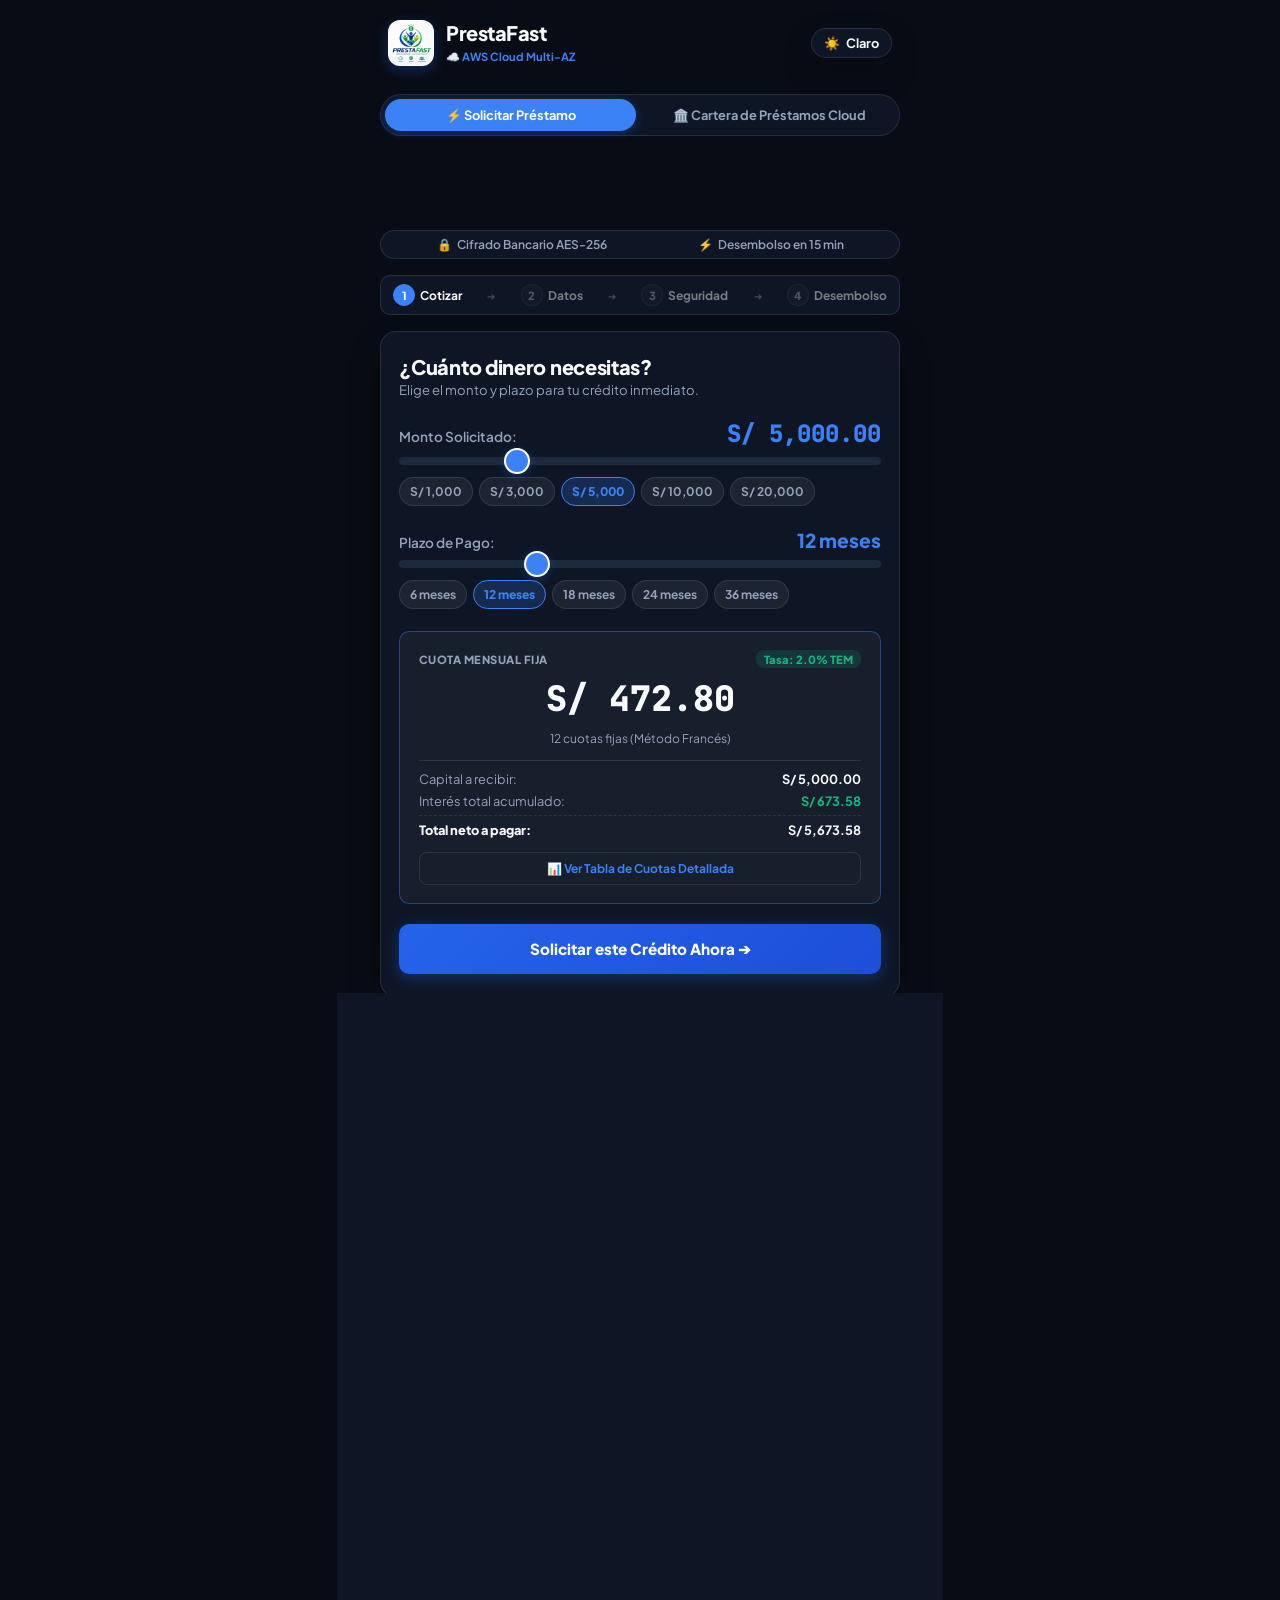
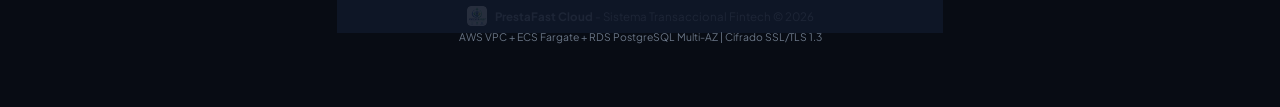
<file: index.html>
<!DOCTYPE html>
<html lang="es">
<head>
    <meta charset="UTF-8">
    <meta name="viewport" content="width=device-width, initial-scale=1.0, maximum-scale=1.0, user-scalable=no">
    <title>PrestaFast Móvil | Créditos Rápidos 100% Digital</title>
    <link rel="icon" type="image/png" href="logo.png">
    <link rel="stylesheet" href="style.css">
    <link rel="preconnect" href="https://fonts.googleapis.com">
    <link rel="preconnect" href="https://fonts.gstatic.com" crossorigin>
    <link href="https://fonts.googleapis.com/css2?family=Plus+Jakarta+Sans:wght@300;400;500;600;700;800&family=JetBrains+Mono:wght@500;700&display=swap" rel="stylesheet">
    
    <!-- SDK OFICIAL DE GOOGLE ADMOB & GOOGLE ADSENSE VINCULADO -->
    <meta name="google-adsense-account" content="ca-pub-3899909978636650">
    <script async src="https://pagead2.googlesyndication.com/pagead/js/adsbygoogle.js?client=ca-pub-3899909978636650" crossorigin="anonymous"></script>
</head>
<body class="theme-dark" id="appBody">

    <!-- TOAST NOTIFICACIÓN FLOTANTE -->
    <div id="toastNotification" class="toast-cloud" style="display: none;">
        <img src="logo.png" alt="Logo" class="toast-mini-logo">
        <div class="toast-content">
            <span class="toast-title" id="toastTitle">AWS Cloud Conectado</span>
            <span class="toast-msg" id="toastMsg">Base de datos RDS sincronizada.</span>
        </div>
    </div>

    <!-- MODAL DE DETALLE DE PRÉSTAMO / PRESTAMISTA -->
    <div id="modalDetallePrestamo" class="modal-overlay" style="display: none;">
        <div class="modal-card">
            <div class="modal-header">
                <div>
                    <h3 id="mTitle">Detalle de Operación</h3>
                    <span class="badge-tag-cloud" id="mIdOp">OP-829101</span>
                </div>
                <button type="button" class="btn-close-modal" id="btnCloseModal">✕</button>
            </div>
            <div class="modal-body">
                <div class="m-row"><span>Cliente:</span> <strong id="mCliente">Carlos Mendoza</strong></div>
                <div class="m-row"><span>DNI / Documento:</span> <span id="mDni">72819201</span></div>
                <div class="m-row"><span>Monto Capital:</span> <strong class="color-accent" id="mMonto">S/ 5,000.00</strong></div>
                <div class="m-row"><span>Plazo y Cuota:</span> <span id="mPlazoCuota">12 meses de S/ 472.80</span></div>
                <div class="m-row"><span>Tasa de Interés:</span> <span>2.0% TEM (Amortización Francesa)</span></div>
                <div class="m-row"><span>Entidad Destino:</span> <strong id="mBanco">BCP</strong></div>
                <div class="m-row"><span>Estado Cloud:</span> <span class="badge-tag-ok" id="mEstado">DESEMBOLSADO</span></div>
                <div class="m-row"><span>Servidor Cloud:</span> <code>AWS RDS PostgreSQL Multi-AZ</code></div>
            </div>
            <div class="modal-footer">
                <button type="button" class="btn-action-main" id="btnModalCerrar">Entendido / Cerrar</button>
            </div>
        </div>
    </div>

    <!-- CONTENEDOR PRINCIPAL APP CELULAR (MAX-WIDTH OPTIMIZADO PARA MÓVILES) -->
    <div class="mobile-phone-wrapper">

        <!-- CABECERA SUPERIOR DE LA APP CON LOGO PERSONALIZADO -->
        <header class="app-header">
            <div class="header-left">
                <div class="app-logo">
                    <img src="logo.png" alt="PrestaFast Logo Oficial" class="app-logo-img">
                </div>
                <div>
                    <h1 class="app-title">PrestaFast</h1>
                    <span class="app-badge-cloud">☁️ AWS Cloud Multi-AZ</span>
                </div>
            </div>

            <!-- CONTROLES: CAMBIO TEMA CLARO/OSCURO -->
            <div class="header-right">
                <button type="button" class="theme-toggle-btn" id="btnThemeToggle" title="Cambiar Tema Claro / Oscuro">
                    <span id="themeIcon">☀️</span>
                    <span class="theme-text" id="themeText">Claro</span>
                </button>
            </div>
        </header>

        <!-- PESTAÑAS RÁPIDAS DE NAVEGACIÓN (PRESTATARIO / CARTERA CLOUD) -->
        <nav class="app-nav-tabs">
            <button type="button" class="tab-btn active" id="tabSolicitar">
                ⚡ Solicitar Préstamo
            </button>
            <button type="button" class="tab-btn" id="tabCartera">
                🏛️ Cartera de Préstamos Cloud
            </button>
        </nav>

        <!-- UNIDAD DE ANUNCIO OFICIAL GOOGLE ADMOB / ADSENSE (NATIVO AVANZADO - SLOT 7102634972) -->
        <div class="google-ad-wrapper">
            <ins class="adsbygoogle"
                 style="display:block"
                 data-ad-client="ca-pub-3899909978636650"
                 data-ad-slot="7102634972"
                 data-ad-format="auto"
                 data-full-width-responsive="true"></ins>
        </div>

        <!-- BANNER DE CONFIANZA FINANCIERA -->
        <div class="security-banner">
            <div class="sec-item"><span>🔒</span> Cifrado Bancario AES-256</div>
            <div class="sec-item"><span>⚡</span> Desembolso en 15 min</div>
        </div>

        <!-- INDICADOR DE PROGRESO DE 4 PASOS -->
        <div class="flow-stepper" id="flowStepperContainer">
            <div class="step-badge active" id="stepPill1">
                <span class="step-num">1</span>
                <span class="step-text">Cotizar</span>
            </div>
            <div class="step-arrow" id="stepArrow1">➔</div>
            <div class="step-badge" id="stepPill2">
                <span class="step-num">2</span>
                <span class="step-text">Datos</span>
            </div>
            <div class="step-arrow" id="stepArrow2">➔</div>
            <div class="step-badge" id="stepPill3">
                <span class="step-num">3</span>
                <span class="step-text">Seguridad</span>
            </div>
            <div class="step-arrow" id="stepArrow3">➔</div>
            <div class="step-badge" id="stepPill4">
                <span class="step-num">4</span>
                <span class="step-text">Desembolso</span>
            </div>
        </div>

        <!-- ======================================================== -->
        <!-- PASO 1: COTIZACIÓN RÁPIDA Y CÁLCULO DE CUOTAS           -->
        <!-- ======================================================== -->
        <section class="card-section" id="viewPaso1">
            <div class="section-heading">
                <h2>¿Cuánto dinero necesitas?</h2>
                <p class="section-sub">Elige el monto y plazo para tu crédito inmediato.</p>
            </div>

            <!-- SELECTOR DE MONTO -->
            <div class="form-block">
                <div class="amount-display-box">
                    <span class="currency-label">Monto Solicitado:</span>
                    <span class="amount-hero" id="txtMonto">S/ 5,000.00</span>
                </div>

                <input type="range" id="rangeMonto" min="500" max="20000" step="100" value="5000" class="styled-slider">

                <!-- CHIPS TÁCTILES RÁPIDOS PARA CELULAR -->
                <div class="chips-container" id="montoChips">
                    <button type="button" class="chip" data-val="1000">S/ 1,000</button>
                    <button type="button" class="chip" data-val="3000">S/ 3,000</button>
                    <button type="button" class="chip active" data-val="5000">S/ 5,000</button>
                    <button type="button" class="chip" data-val="10000">S/ 10,000</button>
                    <button type="button" class="chip" data-val="20000">S/ 20,000</button>
                </div>
            </div>

            <!-- SELECTOR DE PLAZO -->
            <div class="form-block">
                <div class="amount-display-box">
                    <span class="currency-label">Plazo de Pago:</span>
                    <span class="amount-hero-term" id="txtPlazo">12 meses</span>
                </div>

                <input type="range" id="rangePlazo" min="3" max="36" step="1" value="12" class="styled-slider">

                <!-- CHIPS DE PLAZO -->
                <div class="chips-container" id="plazoChips">
                    <button type="button" class="chip" data-term="6">6 meses</button>
                    <button type="button" class="chip active" data-term="12">12 meses</button>
                    <button type="button" class="chip" data-term="18">18 meses</button>
                    <button type="button" class="chip" data-term="24">24 meses</button>
                    <button type="button" class="chip" data-term="36">36 meses</button>
                </div>
            </div>

            <!-- TARJETA FINANCIERA DESTACADA -->
            <div class="fintech-quote-card">
                <div class="quote-header">
                    <span class="quote-tag">CUOTA MENSUAL FIJA</span>
                    <span class="tasa-pill">Tasa: 2.0% TEM</span>
                </div>
                
                <div class="monthly-figure" id="txtCuota">S/ 472.80</div>
                <div class="monthly-note"><span id="txtMesesTag">12</span> cuotas fijas (Método Francés)</div>

                <div class="quote-breakdown">
                    <div class="break-row">
                        <span>Capital a recibir:</span>
                        <strong id="bCapital">S/ 5,000.00</strong>
                    </div>
                    <div class="break-row">
                        <span>Interés total acumulado:</span>
                        <strong class="color-accent" id="bInteres">S/ 673.60</strong>
                    </div>
                    <div class="break-row total-row">
                        <span>Total neto a pagar:</span>
                        <strong id="bTotal">S/ 5,673.60</strong>
                    </div>
                </div>

                <!-- CRONOGRAMA DESPLEGABLE -->
                <button type="button" class="btn-toggle-cronograma" id="btnToggleCron">
                    📊 Ver Tabla de Cuotas Detallada
                </button>

                <div class="cron-drawer" id="cronDrawer" style="display: none;">
                    <div class="table-wrap">
                        <table class="mini-table">
                            <thead>
                                <tr>
                                    <th>N°</th>
                                    <th>Cuota</th>
                                    <th>Capital</th>
                                    <th>Interés</th>
                                    <th>Saldo</th>
                                </tr>
                            </thead>
                            <tbody id="cronTableBody"></tbody>
                        </table>
                    </div>
                </div>
            </div>

            <button type="button" class="btn-action-main" id="btnPaso1Siguiente">
                Solicitar este Crédito Ahora ➔
            </button>
        </section>

        <!-- ======================================================== -->
        <!-- PASO 2: DATOS DEL CLIENTE Y CONSULTA DE SCORING        -->
        <!-- ======================================================== -->
        <section class="card-section" id="viewPaso2" style="display: none;">
            <div class="section-heading">
                <button type="button" class="btn-back-link" id="btnVolver1">← Cambiar Monto</button>
                <h2>Datos del Solicitante</h2>
                <p class="section-sub">Evaluación crediticia instantánea con base de datos Cloud.</p>
            </div>

            <form id="formCliente" class="mobile-form">
                <div class="input-group">
                    <label>DNI / Documento de Identidad:</label>
                    <input type="text" id="inpDni" placeholder="Ej: 72819201" maxlength="8" required>
                </div>

                <div class="input-group">
                    <label>Teléfono Celular:</label>
                    <input type="tel" id="inpTelefono" placeholder="Ej: 987654321" maxlength="9" required>
                </div>

                <div class="input-group">
                    <label>Nombres Completos:</label>
                    <input type="text" id="inpNombres" placeholder="Ej: Carlos Alberto" required>
                </div>

                <div class="input-group">
                    <label>Apellidos:</label>
                    <input type="text" id="inpApellidos" placeholder="Ej: Mendoza Ramos" required>
                </div>

                <div class="input-group">
                    <label>Correo Electrónico:</label>
                    <input type="email" id="inpEmail" placeholder="carlos.mendoza@email.com" required>
                </div>

                <div class="input-group">
                    <label>Ingreso Mensual Neto (S/):</label>
                    <input type="number" id="inpIngresos" placeholder="Ej: 3500.00" min="600" required>
                </div>

                <div class="input-group">
                    <label>Motivo del Préstamo:</label>
                    <select id="inpMotivo" class="styled-select" required>
                        <option value="Consolidación de Deudas">Consolidación de Deudas</option>
                        <option value="Capital de Trabajo / Negocio">Capital de Trabajo / Negocio</option>
                        <option value="Gastos Médicos / Emergencia">Gastos Médicos / Emergencia</option>
                        <option value="Educación / Estudios">Educación / Estudios</option>
                        <option value="Mejoras del Hogar">Mejoras del Hogar</option>
                    </select>
                </div>

                <div class="checkbox-line">
                    <input type="checkbox" id="chkTerms" required checked>
                    <label for="chkTerms">Acepto la consulta de buró crediticio y política de protección de datos personales.</label>
                </div>

                <button type="submit" class="btn-action-main" id="btnEvaluar">
                    <span id="txtBtnEval">⚡ Evaluar Crédito en Tiempo Real</span>
                    <div class="spinner-btn" id="spinEval" style="display: none;"></div>
                </button>
            </form>
        </section>

        <!-- ======================================================== -->
        <!-- PASO 3: VALIDACIÓN DE SEGURIDAD OTP EN 2 PASOS         -->
        <!-- ======================================================== -->
        <section class="card-section" id="viewPaso3" style="display: none;">
            <div class="section-heading text-center">
                <div class="badge-lock-center">🔒 SEGURIDAD EN 2 PASOS (MFA)</div>
                <h2>Código de Validación</h2>
                <p class="section-sub">Enviamos un SMS de seguridad a tu celular <strong id="otpTarget">+51 987 654 321</strong>.</p>
            </div>

            <div class="otp-box">
                <div class="otp-inputs-row">
                    <input type="text" class="otp-cell" maxlength="1" id="c1" autofocus>
                    <input type="text" class="otp-cell" maxlength="1" id="c2">
                    <input type="text" class="otp-cell" maxlength="1" id="c3">
                    <input type="text" class="otp-cell" maxlength="1" id="c4">
                </div>
                <div class="otp-help">Código de verificación: <span class="code-tag" title="Haz clic para autocompletar">8520</span></div>
                <div class="timer-line">Reenviar código en <strong id="timerVal">45s</strong></div>
            </div>

            <button type="button" class="btn-action-main" id="btnValidarOtp">
                <span id="txtBtnOtp">Validar Código y Continuar ➔</span>
                <div class="spinner-btn" id="spinOtp" style="display: none;"></div>
            </button>
        </section>

        <!-- ======================================================== -->
        <!-- PASO 4: CUENTA DE DESEMBOLSO Y FIRMA DIGITAL           -->
        <!-- ======================================================== -->
        <section class="card-section" id="viewPaso4" style="display: none;">
            <div class="section-heading">
                <div class="badge-approved-tag">🎉 ¡PRÉSTAMO 100% PRE-APROBADO!</div>
                <h2>Cuenta de Desembolso</h2>
                <p class="section-sub">Selecciona la entidad bancaria donde recibirás los fondos.</p>
            </div>

            <!-- SELECCIÓN DE BANCO -->
            <div class="bank-grid">
                <label class="bank-pill active">
                    <input type="radio" name="bancoRadio" value="BCP" checked>
                    <span class="b-icon">🏛️</span>
                    <span class="b-name">BCP</span>
                </label>
                <label class="bank-pill">
                    <input type="radio" name="bancoRadio" value="BBVA">
                    <span class="b-icon">🏦</span>
                    <span class="b-name">BBVA</span>
                </label>
                <label class="bank-pill">
                    <input type="radio" name="bancoRadio" value="Interbank">
                    <span class="b-icon">🟢</span>
                    <span class="b-name">Interbank</span>
                </label>
                <label class="bank-pill">
                    <input type="radio" name="bancoRadio" value="Yape/Plin">
                    <span class="b-icon">📱</span>
                    <span class="b-name">Yape / Plin</span>
                </label>
            </div>

            <div class="input-group mt-3">
                <label>Número de Cuenta o CCI:</label>
                <input type="text" id="inpNumCuenta" value="191-82739102-0-45" required>
            </div>

            <!-- PAGARÉ DIGITAL -->
            <div class="contract-card">
                <div class="contract-top">
                    <span>📜 Contrato Digital de Préstamo</span>
                    <span class="badge-contract">Firma Cifrada</span>
                </div>
                <p class="contract-text">
                    Yo, <strong id="cntNombre">Carlos Mendoza</strong> (DNI: <strong id="cntDni">72819201</strong>), doy mi conformidad para el desembolso de <strong id="cntMonto">S/ 5,000.00</strong> en <strong id="cntPlazo">12 cuotas fijas</strong> de <strong id="cntCuota">S/ 472.80</strong>.
                </p>
            </div>

            <button type="button" class="btn-action-success" id="btnDesembolsar">
                <span id="txtBtnDes">🚀 Confirmar Desembolso Inmediato</span>
                <div class="spinner-btn" id="spinDes" style="display: none;"></div>
            </button>
        </section>

        <!-- ======================================================== -->
        <!-- PANTALLA FINAL: COMPROBANTE OFICIAL DE TRANSACCIÓN     -->
        <!-- ======================================================== -->
        <section class="card-section text-center" id="viewVoucher" style="display: none;">
            <div class="check-circle-anim">✓</div>
            <h2 class="voucher-title">¡Desembolso Exitoso!</h2>
            <p class="section-sub">Transacción registrada en AWS RDS PostgreSQL.</p>

            <div class="receipt-ticket">
                <div class="ticket-head">
                    <div style="display: flex; align-items: center; gap: 8px;">
                        <img src="logo.png" alt="Logo" style="width: 24px; height: 24px; border-radius: 6px; object-fit: cover;">
                        <strong>PrestaFast Cloud Fintech</strong>
                    </div>
                    <span class="ticket-status-pill">APROBADO</span>
                </div>

                <div class="ticket-body">
                    <div class="t-line">
                        <span>N° Operación:</span>
                        <strong id="vOp">OP-948102</strong>
                    </div>
                    <div class="t-line">
                        <span>Fecha y Hora:</span>
                        <span id="vFecha">18/08/2026 10:30:00</span>
                    </div>
                    <div class="t-line">
                        <span>Titular:</span>
                        <strong id="vNombre">Carlos Mendoza Ramos</strong>
                    </div>
                    <div class="t-line">
                        <span>DNI:</span>
                        <span id="vDniVal">72819201</span>
                    </div>
                    <div class="t-line">
                        <span>Cuenta Destino:</span>
                        <strong id="vDestino">BCP (191-82739102-0-45)</strong>
                    </div>
                    <div class="t-line highlight-amount">
                        <span>Monto Desembolsado:</span>
                        <strong id="vMontoVal">S/ 5,000.00</strong>
                    </div>
                    <div class="t-line">
                        <span>Plan de Pago:</span>
                        <span id="vPlanVal">12 cuotas fijas de S/ 472.80</span>
                    </div>
                    <div class="t-line">
                        <span>Hash Criptográfico Cloud:</span>
                        <code class="hash-tag" id="vHashVal">0x7a8f9c1b...</code>
                    </div>
                </div>
            </div>

            <!-- UNIDAD DE ANUNCIO RECOMPENSADO GOOGLE ADMOB (SLOT 2891927223) -->
            <div class="google-ad-wrapper">
                <ins class="adsbygoogle"
                     style="display:block"
                     data-ad-client="ca-pub-3899909978636650"
                     data-ad-slot="2891927223"
                     data-ad-format="auto"
                     data-full-width-responsive="true"></ins>
            </div>

            <div class="voucher-buttons">
                <button type="button" class="btn-print-doc" onclick="window.print()">🖨️ Descargar Comprobante PDF</button>
                <button type="button" class="btn-action-main mt-2" id="btnNuevoCredito">➕ Nueva Operación</button>
            </div>
        </section>

        <!-- ======================================================== -->
        <!-- CONSOLA DE AUDITORÍA Y MONITOREO DE BD MIGRADA A CLOUD -->
        <!-- ======================================================== -->
        <section class="card-section monitor-box" id="seccionMonitor">
            <div class="monitor-title-row">
                <h3>☁️ Monitoreo de Base de Datos Cloud (AWS RDS)</h3>
                <span class="live-pill">● EN VIVO</span>
            </div>

            <!-- CONTROLES DE BÚSQUEDA Y FILTRADO EN TIEMPO REAL -->
            <div class="search-filter-row">
                <div class="search-box">
                    <span>🔍</span>
                    <input type="text" id="inpBuscarPrestamo" placeholder="Buscar por DNI, Nombre o N° Op...">
                </div>
                <select id="selectFiltroEstado" class="filter-select">
                    <option value="TODOS">Todos los estados</option>
                    <option value="DESEMBOLSADO">Desembolsados</option>
                    <option value="PENDIENTE">En Evaluación</option>
                </select>
            </div>

            <div class="stats-mini-grid">
                <div class="stat-mini">
                    <span class="s-label">Estado RDS</span>
                    <strong class="s-val text-green">ONLINE (Multi-AZ)</strong>
                </div>
                <div class="stat-mini">
                    <span class="s-label">Clientes en BD</span>
                    <strong class="s-val" id="cntDbClientes">4 Clientes</strong>
                </div>
                <div class="stat-mini">
                    <span class="s-label">Transacciones</span>
                    <strong class="s-val color-accent" id="cntDbTrans">4 Registradas</strong>
                </div>
                <div class="stat-mini">
                    <span class="s-label">Cifrado de Tablas</span>
                    <strong class="s-val text-green">KMS AES-256</strong>
                </div>
            </div>

            <div class="table-responsive-box">
                <table class="live-cloud-table">
                    <thead>
                        <tr>
                            <th>N° Operación</th>
                            <th>Cliente (DNI)</th>
                            <th>Monto</th>
                            <th>Plazo</th>
                            <th>Cuota</th>
                            <th>Estado</th>
                            <th>Acción</th>
                        </tr>
                    </thead>
                    <tbody id="cloudLiveTbody">
                        <!-- Poblado en tiempo real con JavaScript -->
                    </tbody>
                </table>
            </div>
        </section>

        <!-- FOOTER ELEGANTE -->
        <footer class="phone-footer">
            <div style="display: flex; justify-content: center; align-items: center; gap: 8px; margin-bottom: 4px;">
                <img src="logo.png" alt="Logo" style="width: 20px; height: 20px; border-radius: 4px;">
                <p><strong>PrestaFast Cloud</strong> - Sistema Transaccional Fintech © 2026</p>
            </div>
            <p class="f-sub">AWS VPC + ECS Fargate + RDS PostgreSQL Multi-AZ | Cifrado SSL/TLS 1.3</p>
        </footer>

    </div>

    <script src="app.js"></script>
</body>
</html>
</file>
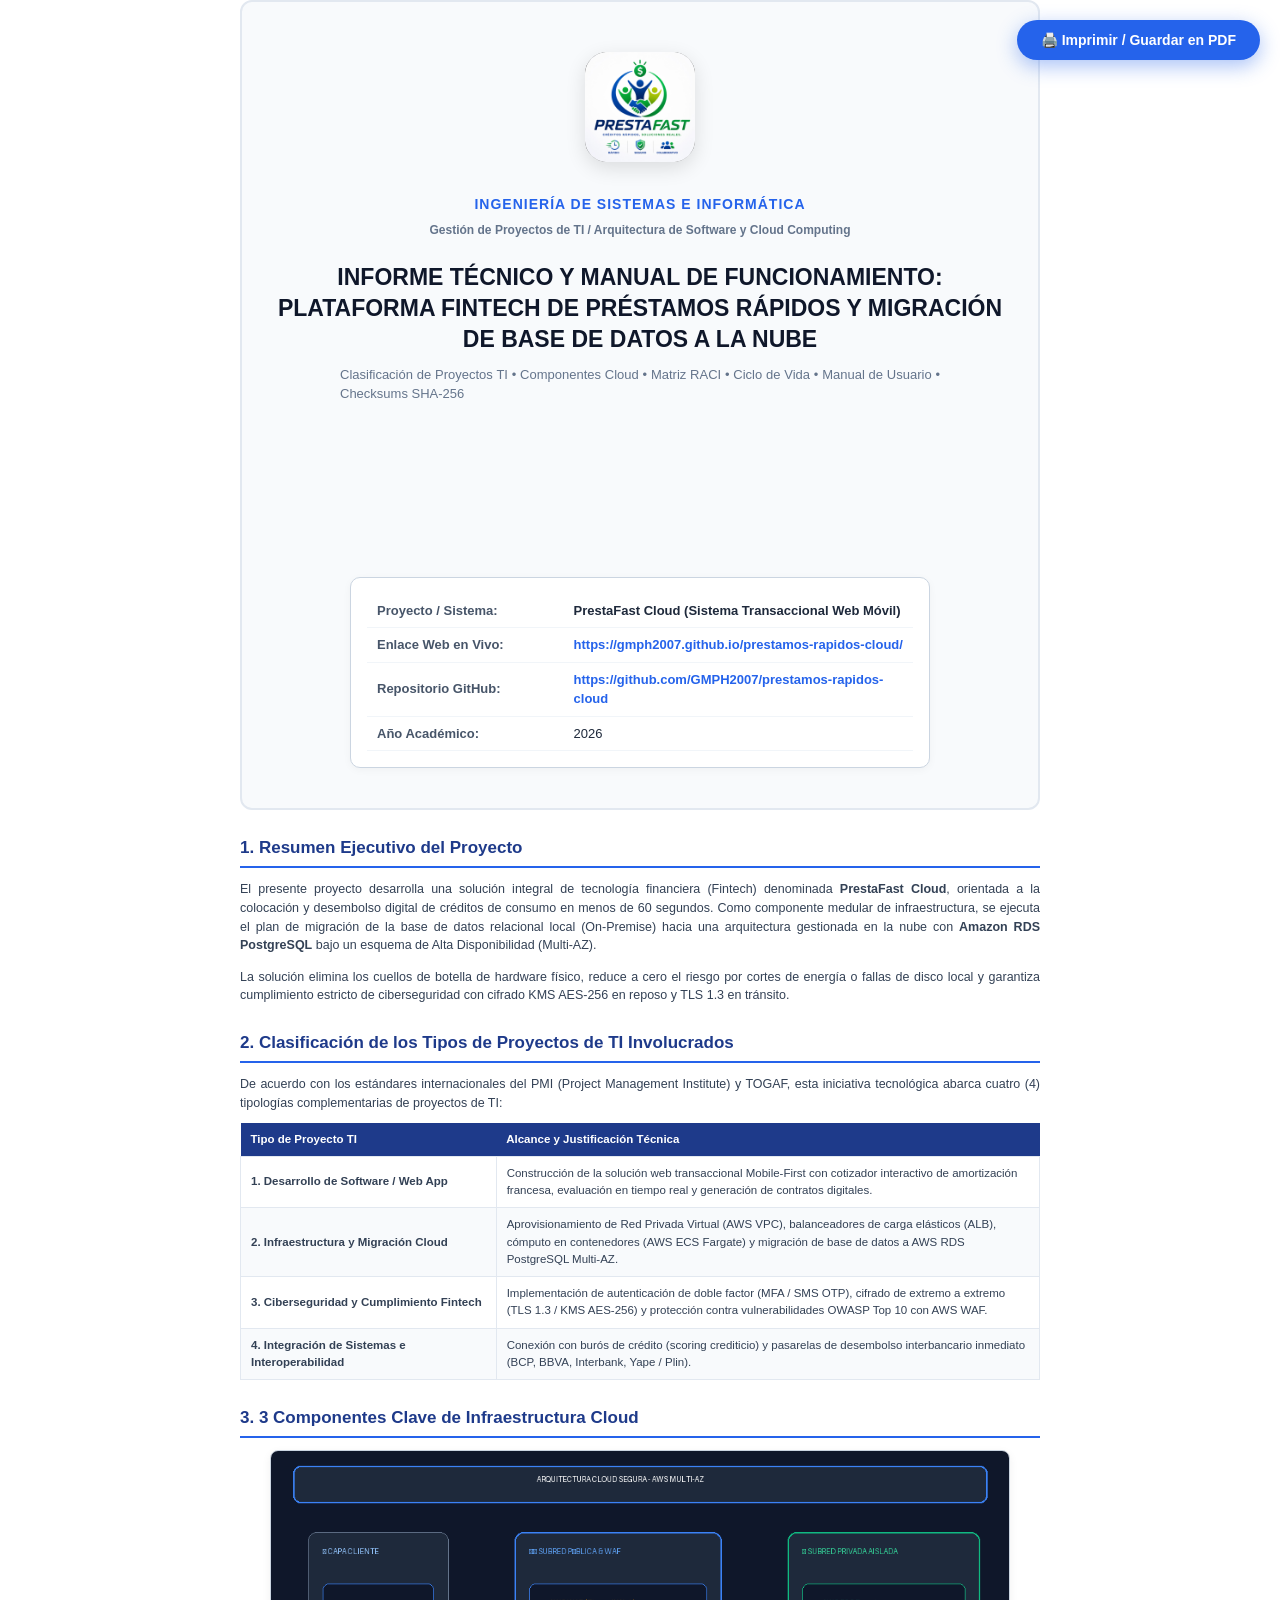
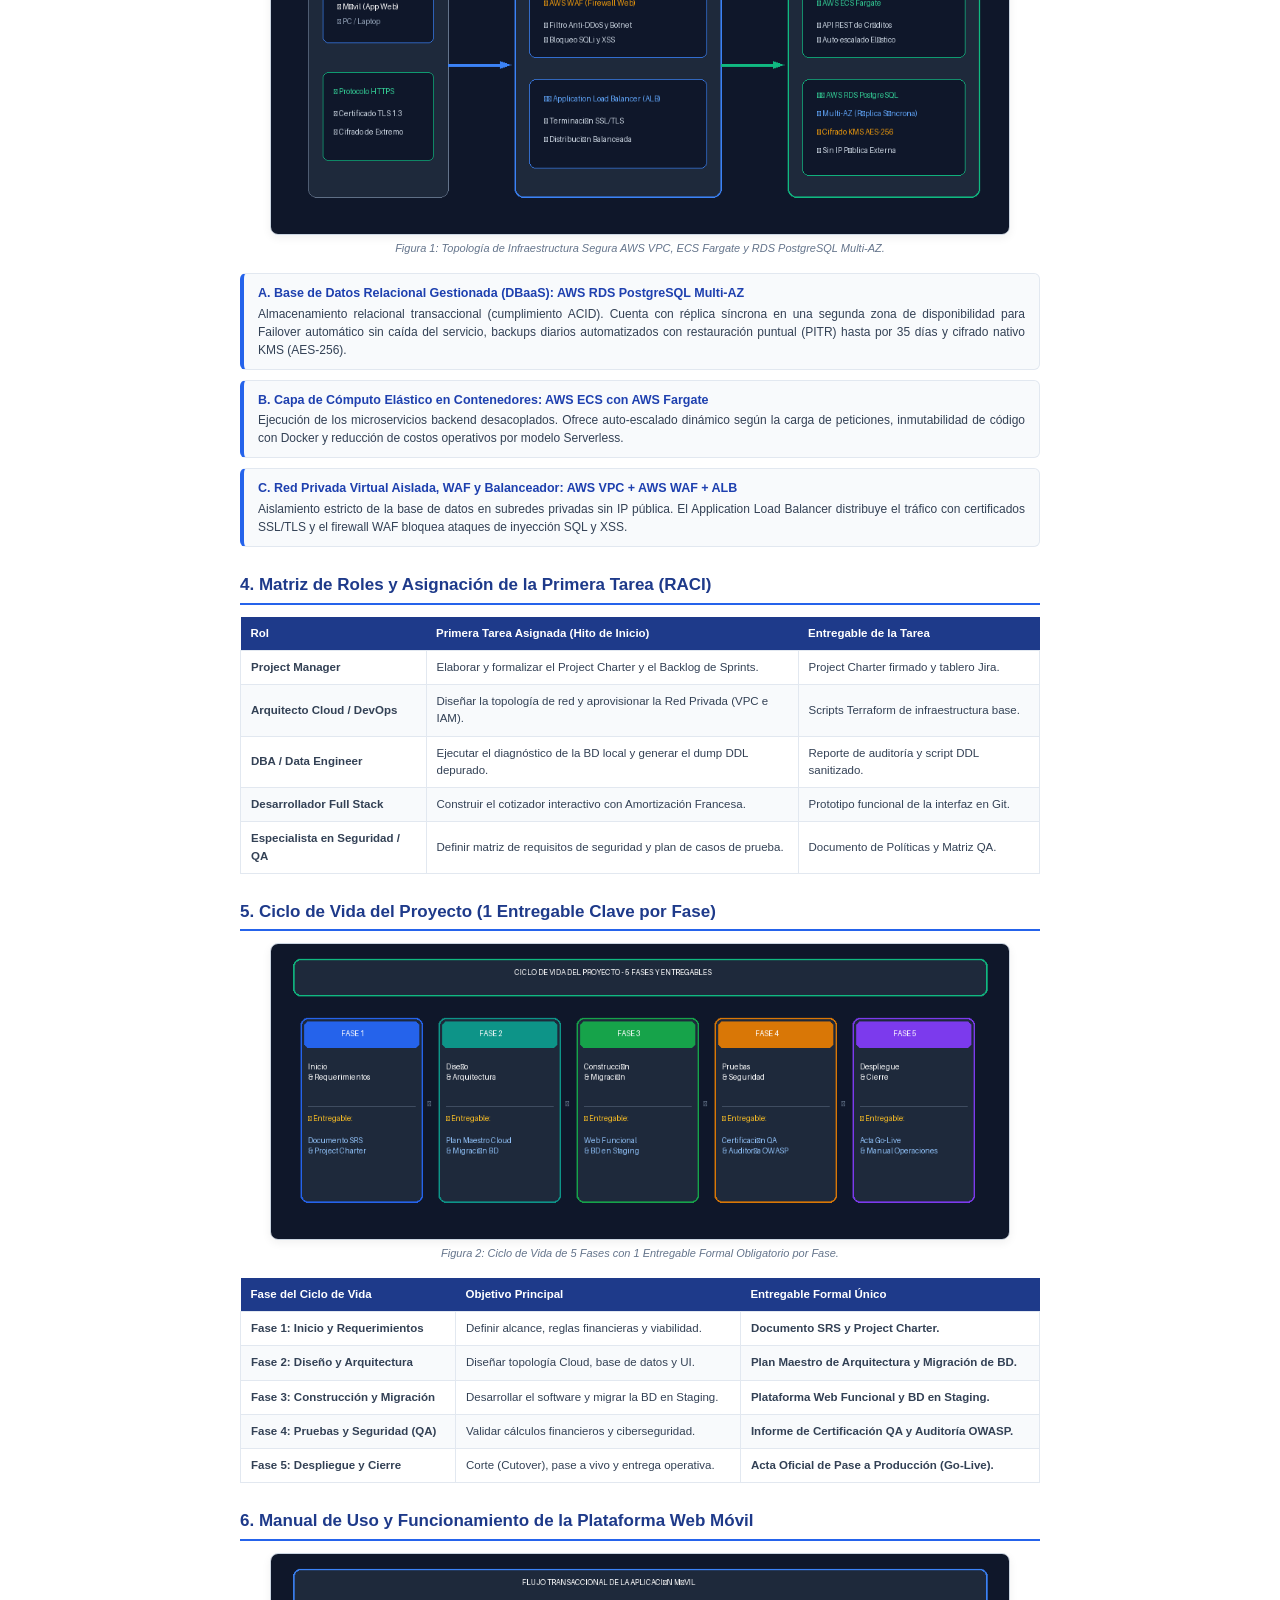
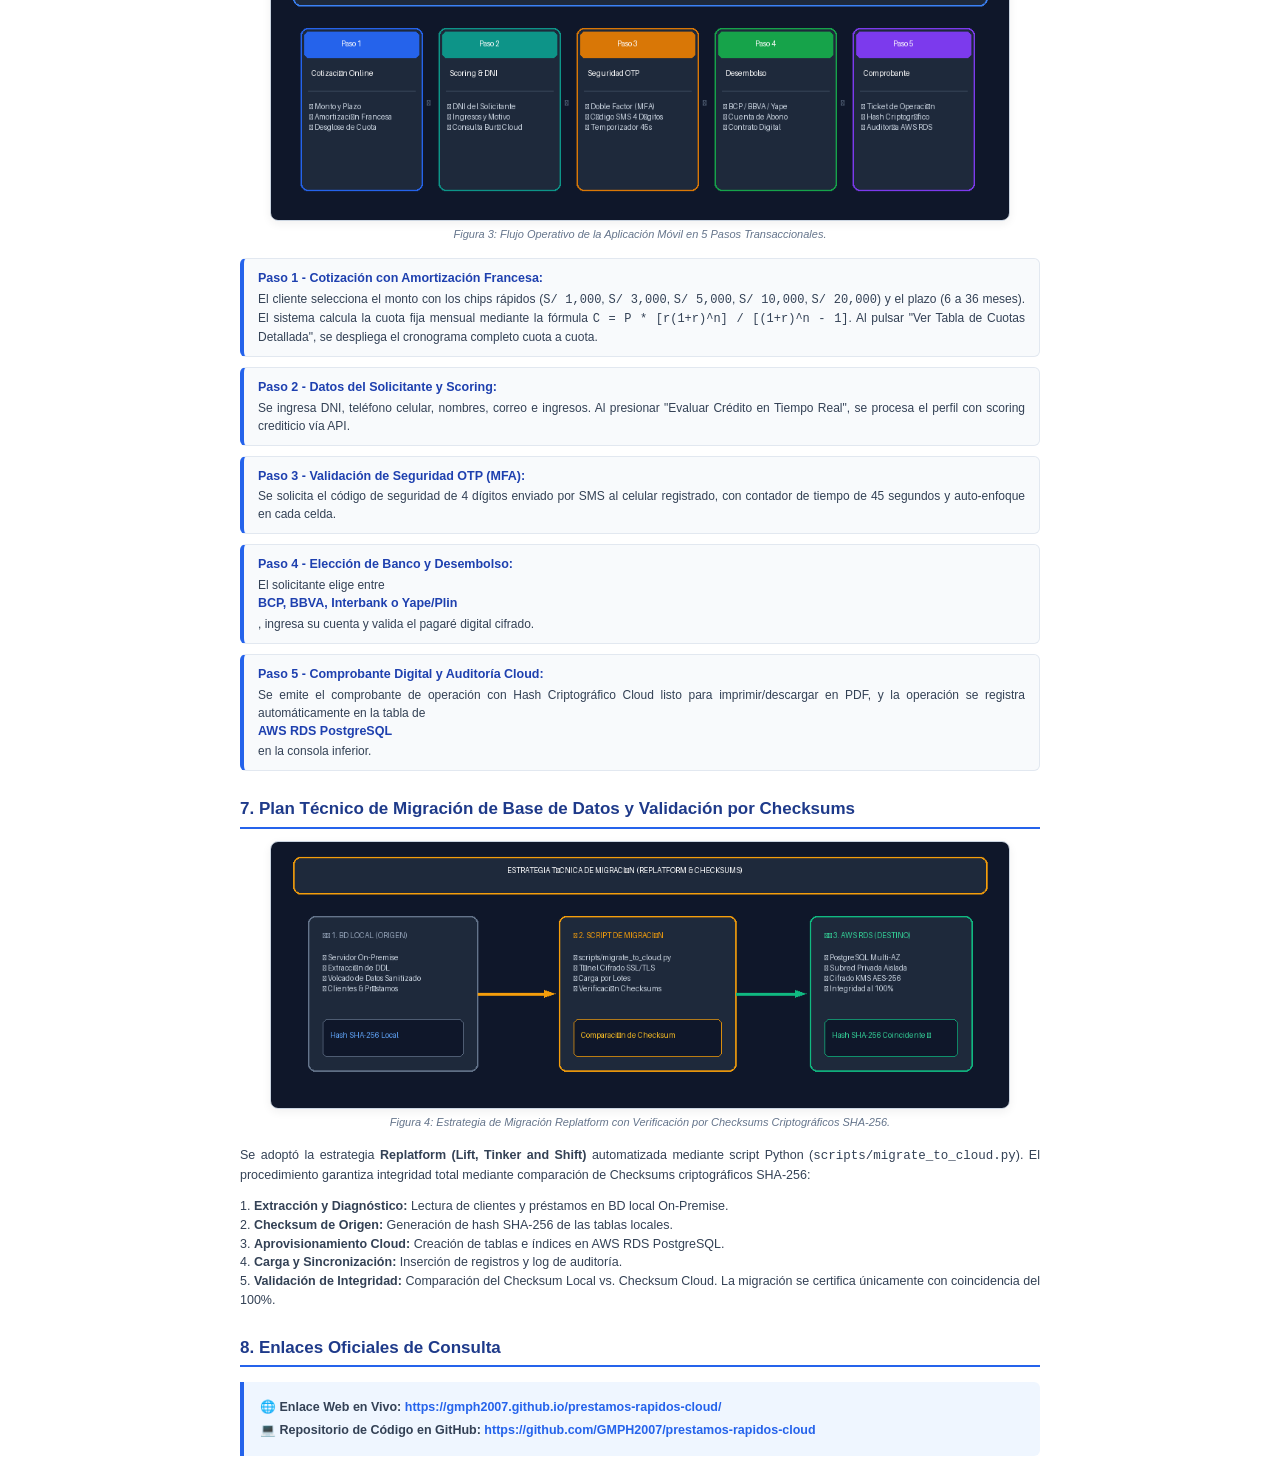
<file: DOCUMENTACION_IMPRIMIBLE_PDF.html>
<!DOCTYPE html>
<html lang="es">
<head>
    <meta charset="UTF-8">
    <meta name="viewport" content="width=device-width, initial-scale=1.0">
    <title>Informe Técnico y Manual de Funcionamiento | PrestaFast Cloud</title>
    <link rel="icon" type="image/png" href="logo.png">
    <style>
        @page {
            size: A4;
            margin: 12mm 14mm 14mm 14mm;
        }
        * {
            box-sizing: border-box;
            -webkit-print-color-adjust: exact !important;
            print-color-adjust: exact !important;
        }
        body {
            font-family: 'Segoe UI', Arial, sans-serif;
            color: #1e293b;
            line-height: 1.5;
            background: #ffffff;
            margin: 0;
            padding: 0;
        }
        .container {
            width: 100%;
            max-width: 800px;
            margin: 0 auto;
            background: #ffffff;
        }
        
        /* PORTADA */
        .cover {
            text-align: center;
            padding: 50px 30px 40px;
            page-break-after: always;
            border: 2px solid #e2e8f0;
            border-radius: 12px;
            background: #f8fafc;
            min-height: 90vh;
            display: flex;
            flex-direction: column;
            justify-content: space-between;
        }
        .cover-top {
            display: flex;
            flex-direction: column;
            align-items: center;
        }
        .cover-logo {
            width: 110px;
            height: 110px;
            border-radius: 22px;
            margin-bottom: 20px;
            box-shadow: 0 6px 20px rgba(0,0,0,0.12);
        }
        .cover h1 {
            font-size: 23px;
            color: #0f172a;
            margin: 15px 0 10px;
            line-height: 1.35;
            font-weight: 800;
        }
        .cover h2 {
            font-size: 14px;
            color: #2563eb;
            font-weight: 700;
            text-transform: uppercase;
            letter-spacing: 1px;
            margin-bottom: 4px;
        }
        .cover-sub {
            color: #64748b;
            font-size: 13px;
            max-width: 600px;
            margin: 0 auto;
        }
        .cover-meta {
            margin: 30px auto 0;
            width: 100%;
            max-width: 580px;
            background: #ffffff;
            border: 1px solid #cbd5e1;
            border-radius: 10px;
            padding: 16px;
            text-align: left;
            font-size: 13px;
            box-shadow: 0 2px 8px rgba(0,0,0,0.04);
        }
        .cover-meta table {
            width: 100%;
            border-collapse: collapse;
        }
        .cover-meta td {
            padding: 7px 10px;
            border-bottom: 1px solid #f1f5f9;
        }
        .cover-meta td:first-child {
            font-weight: bold;
            color: #475569;
            width: 36%;
        }
        .cover-meta td a {
            color: #2563eb;
            text-decoration: none;
            font-weight: 600;
        }
        
        /* BOTÓN DE IMPRESIÓN */
        .print-btn-bar {
            position: fixed;
            top: 20px;
            right: 20px;
            background: #2563eb;
            color: white;
            padding: 12px 24px;
            border-radius: 30px;
            box-shadow: 0 6px 20px rgba(37,99,235,0.4);
            cursor: pointer;
            font-weight: bold;
            font-size: 14px;
            border: none;
            z-index: 1000;
        }
        .print-btn-bar:hover {
            background: #1d4ed8;
        }
        @media print {
            .print-btn-bar { display: none; }
            .page-break { page-break-after: always; }
        }
        
        /* TÍTULOS Y SECCIONES */
        h2.sec-title {
            color: #1e3a8a;
            border-bottom: 2px solid #2563eb;
            padding-bottom: 5px;
            margin-top: 25px;
            margin-bottom: 12px;
            font-size: 17px;
            font-weight: 800;
        }
        p, li {
            font-size: 12.5px;
            color: #334155;
            text-align: justify;
            margin-bottom: 8px;
        }
        
        /* IMÁGENES Y DIAGRAMAS */
        .diagram-container {
            text-align: center;
            margin: 12px 0 16px;
        }
        .diagram-img {
            width: 100%;
            max-width: 740px;
            border-radius: 8px;
            border: 1px solid #cbd5e1;
            box-shadow: 0 3px 10px rgba(0,0,0,0.06);
            display: block;
            margin: 0 auto;
        }
        .img-caption {
            font-size: 11px;
            color: #64748b;
            font-style: italic;
            margin-top: 5px;
        }
        
        /* TABLAS */
        table.data-table {
            width: 100%;
            border-collapse: collapse;
            margin: 10px 0 16px;
            font-size: 11.5px;
        }
        table.data-table th {
            background: #1e3a8a;
            color: white;
            padding: 8px 10px;
            text-align: left;
            font-weight: 700;
        }
        table.data-table td {
            border: 1px solid #e2e8f0;
            padding: 8px 10px;
            color: #334155;
        }
        table.data-table tr:nth-child(even) {
            background: #f8fafc;
        }
        
        /* CAJAS DESTACADAS */
        .step-box {
            background: #f8fafc;
            border: 1px solid #e2e8f0;
            border-left: 4px solid #2563eb;
            border-radius: 6px;
            padding: 10px 14px;
            margin-bottom: 10px;
        }
        .step-box strong {
            color: #1e40af;
            font-size: 12.5px;
            display: block;
            margin-bottom: 2px;
        }
        .step-box p {
            margin: 0;
            font-size: 12px;
        }
        .callout {
            background: #eff6ff;
            border-left: 4px solid #2563eb;
            padding: 12px 16px;
            border-radius: 0 6px 6px 0;
            margin: 15px 0;
            font-size: 12.5px;
        }
        .callout p {
            margin: 4px 0;
        }
        .callout a {
            color: #2563eb;
            font-weight: 700;
            text-decoration: none;
        }
    </style>
</head>
<body>

    <button class="print-btn-bar" onclick="window.print()">🖨️ Imprimir / Guardar en PDF</button>

    <div class="container">

        <!-- ========================================================================= -->
        <!-- PÁGINA 1: PORTADA FORMAL UNIVERSITARIA                                   -->
        <!-- ========================================================================= -->
        <div class="cover">
            <div class="cover-top">
                <img src="logo.png" alt="Logo PrestaFast Oficial" class="cover-logo">
                <h2>Ingeniería de Sistemas e Informática</h2>
                <p style="font-size: 12px; color: #64748b; font-weight: 600; margin-top: 2px;">Gestión de Proyectos de TI / Arquitectura de Software y Cloud Computing</p>
                
                <h1>INFORME TÉCNICO Y MANUAL DE FUNCIONAMIENTO:<br>PLATAFORMA FINTECH DE PRÉSTAMOS RÁPIDOS Y MIGRACIÓN DE BASE DE DATOS A LA NUBE</h1>
                
                <p class="cover-sub">Clasificación de Proyectos TI • Componentes Cloud • Matriz RACI • Ciclo de Vida • Manual de Usuario • Checksums SHA-256</p>
            </div>

            <div class="cover-meta">
                <table>
                    <tr>
                        <td>Proyecto / Sistema:</td>
                        <td><strong>PrestaFast Cloud (Sistema Transaccional Web Móvil)</strong></td>
                    </tr>
                    <tr>
                        <td>Enlace Web en Vivo:</td>
                        <td><a href="https://gmph2007.github.io/prestamos-rapidos-cloud/" target="_blank">https://gmph2007.github.io/prestamos-rapidos-cloud/</a></td>
                    </tr>
                    <tr>
                        <td>Repositorio GitHub:</td>
                        <td><a href="https://github.com/GMPH2007/prestamos-rapidos-cloud" target="_blank">https://github.com/GMPH2007/prestamos-rapidos-cloud</a></td>
                    </tr>
                    <tr>
                        <td>Año Académico:</td>
                        <td>2026</td>
                    </tr>
                </table>
            </div>
        </div>

        <!-- ========================================================================= -->
        <!-- PÁGINA 2: RESUMEN EJECUTIVO Y CLASIFICACIÓN DE PROYECTOS TI              -->
        <!-- ========================================================================= -->
        <h2 class="sec-title">1. Resumen Ejecutivo del Proyecto</h2>
        <p>El presente proyecto desarrolla una solución integral de tecnología financiera (Fintech) denominada <strong>PrestaFast Cloud</strong>, orientada a la colocación y desembolso digital de créditos de consumo en menos de 60 segundos. Como componente medular de infraestructura, se ejecuta el plan de migración de la base de datos relacional local (On-Premise) hacia una arquitectura gestionada en la nube con <strong>Amazon RDS PostgreSQL</strong> bajo un esquema de Alta Disponibilidad (Multi-AZ).</p>
        <p>La solución elimina los cuellos de botella de hardware físico, reduce a cero el riesgo por cortes de energía o fallas de disco local y garantiza cumplimiento estricto de ciberseguridad con cifrado KMS AES-256 en reposo y TLS 1.3 en tránsito.</p>

        <h2 class="sec-title">2. Clasificación de los Tipos de Proyectos de TI Involucrados</h2>
        <p>De acuerdo con los estándares internacionales del PMI (Project Management Institute) y TOGAF, esta iniciativa tecnológica abarca cuatro (4) tipologías complementarias de proyectos de TI:</p>

        <table class="data-table">
            <thead>
                <tr>
                    <th style="width: 32%;">Tipo de Proyecto TI</th>
                    <th>Alcance y Justificación Técnica</th>
                </tr>
            </thead>
            <tbody>
                <tr>
                    <td><strong>1. Desarrollo de Software / Web App</strong></td>
                    <td>Construcción de la solución web transaccional Mobile-First con cotizador interactivo de amortización francesa, evaluación en tiempo real y generación de contratos digitales.</td>
                </tr>
                <tr>
                    <td><strong>2. Infraestructura y Migración Cloud</strong></td>
                    <td>Aprovisionamiento de Red Privada Virtual (AWS VPC), balanceadores de carga elásticos (ALB), cómputo en contenedores (AWS ECS Fargate) y migración de base de datos a AWS RDS PostgreSQL Multi-AZ.</td>
                </tr>
                <tr>
                    <td><strong>3. Ciberseguridad y Cumplimiento Fintech</strong></td>
                    <td>Implementación de autenticación de doble factor (MFA / SMS OTP), cifrado de extremo a extremo (TLS 1.3 / KMS AES-256) y protección contra vulnerabilidades OWASP Top 10 con AWS WAF.</td>
                </tr>
                <tr>
                    <td><strong>4. Integración de Sistemas e Interoperabilidad</strong></td>
                    <td>Conexión con burós de crédito (scoring crediticio) y pasarelas de desembolso interbancario inmediato (BCP, BBVA, Interbank, Yape / Plin).</td>
                </tr>
            </tbody>
        </table>

        <div class="page-break"></div>

        <!-- ========================================================================= -->
        <!-- PÁGINA 3: COMPONENTES DE INFRAESTRUCTURA + DIAGRAMA + MATRIZ RACI        -->
        <!-- ========================================================================= -->
        <h2 class="sec-title">3. 3 Componentes Clave de Infraestructura Cloud</h2>
        
        <div class="diagram-container">
            <img src="diagrama_arquitectura_cloud.png" alt="Diagrama de Arquitectura Cloud AWS" class="diagram-img">
            <div class="img-caption">Figura 1: Topología de Infraestructura Segura AWS VPC, ECS Fargate y RDS PostgreSQL Multi-AZ.</div>
        </div>

        <div class="step-box">
            <strong>A. Base de Datos Relacional Gestionada (DBaaS): AWS RDS PostgreSQL Multi-AZ</strong>
            <p>Almacenamiento relacional transaccional (cumplimiento ACID). Cuenta con réplica síncrona en una segunda zona de disponibilidad para Failover automático sin caída del servicio, backups diarios automatizados con restauración puntual (PITR) hasta por 35 días y cifrado nativo KMS (AES-256).</p>
        </div>
        <div class="step-box">
            <strong>B. Capa de Cómputo Elástico en Contenedores: AWS ECS con AWS Fargate</strong>
            <p>Ejecución de los microservicios backend desacoplados. Ofrece auto-escalado dinámico según la carga de peticiones, inmutabilidad de código con Docker y reducción de costos operativos por modelo Serverless.</p>
        </div>
        <div class="step-box">
            <strong>C. Red Privada Virtual Aislada, WAF y Balanceador: AWS VPC + AWS WAF + ALB</strong>
            <p>Aislamiento estricto de la base de datos en subredes privadas sin IP pública. El Application Load Balancer distribuye el tráfico con certificados SSL/TLS y el firewall WAF bloquea ataques de inyección SQL y XSS.</p>
        </div>

        <h2 class="sec-title">4. Matriz de Roles y Asignación de la Primera Tarea (RACI)</h2>
        <table class="data-table">
            <thead>
                <tr>
                    <th>Rol</th>
                    <th>Primera Tarea Asignada (Hito de Inicio)</th>
                    <th>Entregable de la Tarea</th>
                </tr>
            </thead>
            <tbody>
                <tr>
                    <td><strong>Project Manager</strong></td>
                    <td>Elaborar y formalizar el Project Charter y el Backlog de Sprints.</td>
                    <td>Project Charter firmado y tablero Jira.</td>
                </tr>
                <tr>
                    <td><strong>Arquitecto Cloud / DevOps</strong></td>
                    <td>Diseñar la topología de red y aprovisionar la Red Privada (VPC e IAM).</td>
                    <td>Scripts Terraform de infraestructura base.</td>
                </tr>
                <tr>
                    <td><strong>DBA / Data Engineer</strong></td>
                    <td>Ejecutar el diagnóstico de la BD local y generar el dump DDL depurado.</td>
                    <td>Reporte de auditoría y script DDL sanitizado.</td>
                </tr>
                <tr>
                    <td><strong>Desarrollador Full Stack</strong></td>
                    <td>Construir el cotizador interactivo con Amortización Francesa.</td>
                    <td>Prototipo funcional de la interfaz en Git.</td>
                </tr>
                <tr>
                    <td><strong>Especialista en Seguridad / QA</strong></td>
                    <td>Definir matriz de requisitos de seguridad y plan de casos de prueba.</td>
                    <td>Documento de Políticas y Matriz QA.</td>
                </tr>
            </tbody>
        </table>

        <div class="page-break"></div>

        <!-- ========================================================================= -->
        <!-- PÁGINA 4: CICLO DE VIDA DEL PROYECTO + DIAGRAMA                          -->
        <!-- ========================================================================= -->
        <h2 class="sec-title">5. Ciclo de Vida del Proyecto (1 Entregable Clave por Fase)</h2>
        
        <div class="diagram-container">
            <img src="diagrama_ciclo_vida.png" alt="Diagrama del Ciclo de Vida del Proyecto" class="diagram-img">
            <div class="img-caption">Figura 2: Ciclo de Vida de 5 Fases con 1 Entregable Formal Obligatorio por Fase.</div>
        </div>

        <table class="data-table">
            <thead>
                <tr>
                    <th>Fase del Ciclo de Vida</th>
                    <th>Objetivo Principal</th>
                    <th>Entregable Formal Único</th>
                </tr>
            </thead>
            <tbody>
                <tr>
                    <td><strong>Fase 1: Inicio y Requerimientos</strong></td>
                    <td>Definir alcance, reglas financieras y viabilidad.</td>
                    <td><strong>Documento SRS y Project Charter.</strong></td>
                </tr>
                <tr>
                    <td><strong>Fase 2: Diseño y Arquitectura</strong></td>
                    <td>Diseñar topología Cloud, base de datos y UI.</td>
                    <td><strong>Plan Maestro de Arquitectura y Migración de BD.</strong></td>
                </tr>
                <tr>
                    <td><strong>Fase 3: Construcción y Migración</strong></td>
                    <td>Desarrollar el software y migrar la BD en Staging.</td>
                    <td><strong>Plataforma Web Funcional y BD en Staging.</strong></td>
                </tr>
                <tr>
                    <td><strong>Fase 4: Pruebas y Seguridad (QA)</strong></td>
                    <td>Validar cálculos financieros y ciberseguridad.</td>
                    <td><strong>Informe de Certificación QA y Auditoría OWASP.</strong></td>
                </tr>
                <tr>
                    <td><strong>Fase 5: Despliegue y Cierre</strong></td>
                    <td>Corte (Cutover), pase a vivo y entrega operativa.</td>
                    <td><strong>Acta Oficial de Pase a Producción (Go-Live).</strong></td>
                </tr>
            </tbody>
        </table>

        <div class="page-break"></div>

        <!-- ========================================================================= -->
        <!-- PÁGINA 5: MANUAL DE USO Y FUNCIONAMIENTO DE LA APP MÓVIL                 -->
        <!-- ========================================================================= -->
        <h2 class="sec-title">6. Manual de Uso y Funcionamiento de la Plataforma Web Móvil</h2>
        
        <div class="diagram-container">
            <img src="diagrama_flujo_app.png" alt="Diagrama de Flujo de la App Móvil" class="diagram-img">
            <div class="img-caption">Figura 3: Flujo Operativo de la Aplicación Móvil en 5 Pasos Transaccionales.</div>
        </div>

        <div class="step-box">
            <strong>Paso 1 - Cotización con Amortización Francesa:</strong>
            <p>El cliente selecciona el monto con los chips rápidos (<code>S/ 1,000</code>, <code>S/ 3,000</code>, <code>S/ 5,000</code>, <code>S/ 10,000</code>, <code>S/ 20,000</code>) y el plazo (6 a 36 meses). El sistema calcula la cuota fija mensual mediante la fórmula <code>C = P * [r(1+r)^n] / [(1+r)^n - 1]</code>. Al pulsar "Ver Tabla de Cuotas Detallada", se despliega el cronograma completo cuota a cuota.</p>
        </div>
        <div class="step-box">
            <strong>Paso 2 - Datos del Solicitante y Scoring:</strong>
            <p>Se ingresa DNI, teléfono celular, nombres, correo e ingresos. Al presionar "Evaluar Crédito en Tiempo Real", se procesa el perfil con scoring crediticio vía API.</p>
        </div>
        <div class="step-box">
            <strong>Paso 3 - Validación de Seguridad OTP (MFA):</strong>
            <p>Se solicita el código de seguridad de 4 dígitos enviado por SMS al celular registrado, con contador de tiempo de 45 segundos y auto-enfoque en cada celda.</p>
        </div>
        <div class="step-box">
            <strong>Paso 4 - Elección de Banco y Desembolso:</strong>
            <p>El solicitante elige entre <strong>BCP, BBVA, Interbank o Yape/Plin</strong>, ingresa su cuenta y valida el pagaré digital cifrado.</p>
        </div>
        <div class="step-box">
            <strong>Paso 5 - Comprobante Digital y Auditoría Cloud:</strong>
            <p>Se emite el comprobante de operación con Hash Criptográfico Cloud listo para imprimir/descargar en PDF, y la operación se registra automáticamente en la tabla de <strong>AWS RDS PostgreSQL</strong> en la consola inferior.</p>
        </div>

        <div class="page-break"></div>

        <!-- ========================================================================= -->
        <!-- PÁGINA 6: MIGRACIÓN DE BD Y CHECKSUMS + ENLACES                          -->
        <!-- ========================================================================= -->
        <h2 class="sec-title">7. Plan Técnico de Migración de Base de Datos y Validación por Checksums</h2>
        
        <div class="diagram-container">
            <img src="diagrama_migracion_bd.png" alt="Diagrama de Estrategia de Migración" class="diagram-img">
            <div class="img-caption">Figura 4: Estrategia de Migración Replatform con Verificación por Checksums Criptográficos SHA-256.</div>
        </div>

        <p>Se adoptó la estrategia <strong>Replatform (Lift, Tinker and Shift)</strong> automatizada mediante script Python (<code>scripts/migrate_to_cloud.py</code>). El procedimiento garantiza integridad total mediante comparación de Checksums criptográficos SHA-256:</p>
        <p>1. <strong>Extracción y Diagnóstico:</strong> Lectura de clientes y préstamos en BD local On-Premise.<br>
        2. <strong>Checksum de Origen:</strong> Generación de hash SHA-256 de las tablas locales.<br>
        3. <strong>Aprovisionamiento Cloud:</strong> Creación de tablas e índices en AWS RDS PostgreSQL.<br>
        4. <strong>Carga y Sincronización:</strong> Inserción de registros y log de auditoría.<br>
        5. <strong>Validación de Integridad:</strong> Comparación del Checksum Local vs. Checksum Cloud. La migración se certifica únicamente con coincidencia del 100%.</p>

        <h2 class="sec-title">8. Enlaces Oficiales de Consulta</h2>
        <div class="callout">
            <p><strong>🌐 Enlace Web en Vivo:</strong> <a href="https://gmph2007.github.io/prestamos-rapidos-cloud/" target="_blank">https://gmph2007.github.io/prestamos-rapidos-cloud/</a></p>
            <p><strong>💻 Repositorio de Código en GitHub:</strong> <a href="https://github.com/GMPH2007/prestamos-rapidos-cloud" target="_blank">https://github.com/GMPH2007/prestamos-rapidos-cloud</a></p>
        </div>

    </div>

</body>
</html>
</file>
<file: style.css>
/* ==========================================================================
   SISTEMA DE DISEÑO FINTECH MÓVIL (TEMA CLARO & TEMA OSCURO)
   ========================================================================== */

/* VARIABLES GLOBALES - TEMA OSCURO (POR DEFECTO) */
:root {
    --bg-app: #080c14;
    --bg-card: rgba(16, 24, 40, 0.9);
    --bg-card-inner: rgba(255, 255, 255, 0.04);
    --bg-input: #0b111d;
    --text-primary: #f8fafc;
    --text-secondary: #94a3b8;
    --border-color: rgba(255, 255, 255, 0.1);
    --border-highlight: rgba(59, 130, 246, 0.4);
    --primary: #3b82f6;
    --primary-gradient: linear-gradient(135deg, #2563eb, #1d4ed8);
    --primary-glow: rgba(37, 99, 235, 0.35);
    --accent: #10b981;
    --accent-gradient: linear-gradient(135deg, #10b981, #059669);
    --accent-glow: rgba(16, 185, 129, 0.3);
    --chip-bg: rgba(255, 255, 255, 0.06);
    --chip-active-bg: rgba(59, 130, 246, 0.2);
    --slider-track: #1e293b;
    --shadow-main: 0 15px 35px -10px rgba(0, 0, 0, 0.6);
    --font-mono: 'JetBrains Mono', monospace;
    --radius-main: 16px;
    --radius-inner: 10px;
}

/* VARIABLES GLOBALES - TEMA CLARO */
body.theme-light {
    --bg-app: #f1f5f9;
    --bg-card: #ffffff;
    --bg-card-inner: #f8fafc;
    --bg-input: #ffffff;
    --text-primary: #0f172a;
    --text-secondary: #475569;
    --border-color: #e2e8f0;
    --border-highlight: #93c5fd;
    --primary: #2563eb;
    --primary-gradient: linear-gradient(135deg, #2563eb, #1e40af);
    --primary-glow: rgba(37, 99, 235, 0.2);
    --accent: #059669;
    --accent-gradient: linear-gradient(135deg, #10b981, #047857);
    --accent-glow: rgba(16, 185, 129, 0.2);
    --chip-bg: #e2e8f0;
    --chip-active-bg: #dbeafe;
    --slider-track: #cbd5e1;
    --shadow-main: 0 10px 25px -5px rgba(0, 0, 0, 0.08), 0 0 0 1px rgba(0, 0, 0, 0.04);
}

* {
    margin: 0;
    padding: 0;
    box-sizing: border-box;
    font-family: 'Plus Jakarta Sans', -apple-system, BlinkMacSystemFont, sans-serif;
    -webkit-tap-highlight-color: transparent;
    transition: background-color 0.25s ease, border-color 0.25s ease, color 0.2s ease;
}

body {
    background-color: var(--bg-app);
    color: var(--text-primary);
    min-height: 100vh;
    padding: 0.5rem 0.5rem 3rem;
    display: flex;
    justify-content: center;
}

/* ENVOLTORIO PRINCIPAL APP CELULAR */
.mobile-phone-wrapper {
    width: 100%;
    max-width: 520px;
    margin: 0 auto;
    display: flex;
    flex-direction: column;
    gap: 1rem;
}

/* CABECERA APP */
.app-header {
    display: flex;
    justify-content: space-between;
    align-items: center;
    padding: 0.75rem 0.5rem;
}

.header-left {
    display: flex;
    align-items: center;
    gap: 12px;
}

.app-logo {
    width: 46px;
    height: 46px;
    border-radius: 12px;
    display: flex;
    align-items: center;
    justify-content: center;
    overflow: hidden;
    background: #ffffff;
    box-shadow: 0 4px 14px var(--primary-glow);
    border: 1.5px solid var(--border-color);
    flex-shrink: 0;
}

.app-logo-img {
    width: 100%;
    height: 100%;
    object-fit: cover;
}

.toast-mini-logo {
    width: 24px;
    height: 24px;
    border-radius: 6px;
    object-fit: cover;
}

.app-title {
    font-size: 1.25rem;
    font-weight: 800;
    letter-spacing: -0.5px;
    line-height: 1.1;
    color: var(--text-primary);
}

.app-badge-cloud {
    font-size: 0.7rem;
    font-weight: 700;
    color: var(--primary);
}

/* PESTAÑAS DE NAVEGACIÓN RÁPIDA */
.app-nav-tabs {
    display: grid;
    grid-template-columns: 1fr 1fr;
    gap: 8px;
    background: var(--bg-card);
    border: 1px solid var(--border-color);
    border-radius: 30px;
    padding: 4px;
}

.tab-btn {
    background: transparent;
    border: none;
    color: var(--text-secondary);
    font-size: 0.8rem;
    font-weight: 700;
    padding: 8px 12px;
    border-radius: 20px;
    cursor: pointer;
    transition: all 0.2s;
}

.tab-btn.active {
    background: var(--primary);
    color: white;
    box-shadow: 0 2px 10px var(--primary-glow);
}

/* BOTÓN CAMBIO DE TEMA */
.theme-toggle-btn {
    background: var(--bg-card);
    border: 1px solid var(--border-color);
    color: var(--text-primary);
    padding: 6px 12px;
    border-radius: 20px;
    font-size: 0.8rem;
    font-weight: 700;
    cursor: pointer;
    display: flex;
    align-items: center;
    gap: 6px;
    box-shadow: var(--shadow-main);
}

.theme-toggle-btn:hover {
    border-color: var(--primary);
}

/* BANNER DE CONFIANZA */
.security-banner {
    display: flex;
    justify-content: space-around;
    background: var(--bg-card);
    border: 1px solid var(--border-color);
    border-radius: 30px;
    padding: 6px 10px;
    font-size: 0.75rem;
    font-weight: 600;
    color: var(--text-secondary);
}

.sec-item {
    display: flex;
    align-items: center;
    gap: 5px;
}

/* STEPPER DE FLUJO */
.flow-stepper {
    display: flex;
    justify-content: space-between;
    align-items: center;
    background: var(--bg-card);
    border: 1px solid var(--border-color);
    border-radius: var(--radius-inner);
    padding: 8px 12px;
}

.step-badge {
    display: flex;
    align-items: center;
    gap: 5px;
    opacity: 0.45;
    transition: all 0.2s;
}

.step-badge.active {
    opacity: 1;
}

.step-badge.completed {
    opacity: 0.9;
}

.step-num {
    width: 22px;
    height: 22px;
    border-radius: 50%;
    background: var(--bg-card-inner);
    border: 1px solid var(--border-color);
    color: var(--text-secondary);
    font-size: 0.7rem;
    font-weight: 800;
    display: flex;
    align-items: center;
    justify-content: center;
}

.step-badge.active .step-num {
    background: var(--primary);
    color: white;
    border-color: var(--primary);
}

.step-badge.completed .step-num {
    background: var(--accent);
    color: white;
    border-color: var(--accent);
}

.step-text {
    font-size: 0.75rem;
    font-weight: 700;
    color: var(--text-primary);
}

.step-arrow {
    font-size: 0.65rem;
    color: var(--text-secondary);
    opacity: 0.4;
}

/* SECCIONES / TARJETAS PRINCIPALES */
.card-section {
    background: var(--bg-card);
    border: 1px solid var(--border-color);
    border-radius: var(--radius-main);
    padding: 1.35rem 1.15rem;
    box-shadow: var(--shadow-main);
    backdrop-filter: blur(10px);
    display: flex;
    flex-direction: column;
    gap: 1.25rem;
    animation: fadeInCard 0.25s ease;
}

@keyframes fadeInCard {
    from { opacity: 0; transform: translateY(6px); }
    to { opacity: 1; transform: translateY(0); }
}

.section-heading h2 {
    font-size: 1.25rem;
    font-weight: 800;
    letter-spacing: -0.3px;
    color: var(--text-primary);
}

.section-sub {
    font-size: 0.82rem;
    color: var(--text-secondary);
    margin-top: 2px;
}

.btn-back-link {
    background: none;
    border: none;
    color: var(--primary);
    font-size: 0.78rem;
    font-weight: 700;
    cursor: pointer;
    padding: 0;
    margin-bottom: 6px;
    display: inline-block;
}

/* SELECTORES Y SLIDERS */
.form-block {
    display: flex;
    flex-direction: column;
    gap: 8px;
}

.amount-display-box {
    display: flex;
    justify-content: space-between;
    align-items: baseline;
}

.currency-label {
    font-size: 0.85rem;
    font-weight: 600;
    color: var(--text-secondary);
}

.amount-hero {
    font-size: 1.5rem;
    font-weight: 800;
    color: var(--primary);
    font-family: var(--font-mono);
}

.amount-hero-term {
    font-size: 1.2rem;
    font-weight: 800;
    color: var(--primary);
}

.styled-slider {
    width: 100%;
    height: 8px;
    border-radius: 6px;
    background: var(--slider-track);
    outline: none;
    -webkit-appearance: none;
    cursor: pointer;
}

.styled-slider::-webkit-slider-thumb {
    -webkit-appearance: none;
    width: 26px;
    height: 26px;
    border-radius: 50%;
    background: var(--primary);
    border: 2px solid #ffffff;
    box-shadow: 0 2px 8px var(--primary-glow);
    cursor: pointer;
    transition: transform 0.1s;
}

.styled-slider::-webkit-slider-thumb:hover {
    transform: scale(1.1);
}

/* CHIPS TÁCTILES */
.chips-container {
    display: flex;
    gap: 6px;
    overflow-x: auto;
    padding: 4px 0 2px;
}

.chip {
    background: var(--chip-bg);
    border: 1px solid var(--border-color);
    color: var(--text-secondary);
    font-size: 0.75rem;
    font-weight: 700;
    padding: 6px 10px;
    border-radius: 16px;
    cursor: pointer;
    white-space: nowrap;
}

.chip.active {
    background: var(--chip-active-bg);
    border-color: var(--primary);
    color: var(--primary);
    font-weight: 800;
}

/* FINTECH QUOTE CARD */
.fintech-quote-card {
    background: var(--bg-card-inner);
    border: 1px solid var(--border-highlight);
    border-radius: var(--radius-inner);
    padding: 1.15rem;
    display: flex;
    flex-direction: column;
    gap: 8px;
    text-align: center;
}

.quote-header {
    display: flex;
    justify-content: space-between;
    align-items: center;
}

.quote-tag {
    font-size: 0.7rem;
    font-weight: 800;
    color: var(--text-secondary);
    letter-spacing: 0.5px;
}

.tasa-pill {
    font-size: 0.7rem;
    font-weight: 800;
    background: rgba(16, 185, 129, 0.15);
    color: var(--accent);
    padding: 2px 8px;
    border-radius: 8px;
}

.monthly-figure {
    font-size: 2.2rem;
    font-weight: 800;
    color: var(--text-primary);
    font-family: var(--font-mono);
    line-height: 1.1;
    margin: 4px 0;
}

.monthly-note {
    font-size: 0.75rem;
    color: var(--text-secondary);
}

.quote-breakdown {
    border-top: 1px solid var(--border-color);
    padding-top: 10px;
    margin-top: 6px;
    display: flex;
    flex-direction: column;
    gap: 6px;
    font-size: 0.8rem;
    text-align: left;
}

.break-row {
    display: flex;
    justify-content: space-between;
    color: var(--text-secondary);
}

.break-row strong {
    color: var(--text-primary);
}

.break-row.total-row {
    border-top: 1px dashed var(--border-color);
    padding-top: 6px;
    font-weight: 800;
    color: var(--text-primary);
}

.color-accent {
    color: var(--accent) !important;
}

.btn-toggle-cronograma {
    background: transparent;
    border: 1px solid var(--border-color);
    color: var(--primary);
    padding: 8px;
    border-radius: 8px;
    font-size: 0.75rem;
    font-weight: 700;
    cursor: pointer;
    margin-top: 6px;
}

.cron-drawer {
    margin-top: 8px;
    text-align: left;
}

.table-wrap {
    max-height: 160px;
    overflow-y: auto;
}

.mini-table {
    width: 100%;
    border-collapse: collapse;
    font-size: 0.72rem;
    font-family: var(--font-mono);
}

.mini-table th {
    background: var(--bg-card);
    padding: 5px;
    text-align: right;
    color: var(--text-secondary);
    position: sticky;
    top: 0;
}

.mini-table th:first-child, .mini-table td:first-child {
    text-align: center;
}

.mini-table td {
    padding: 5px;
    text-align: right;
    border-bottom: 1px solid var(--border-color);
    color: var(--text-primary);
}

/* BOTONES DE ACCIÓN */
.btn-action-main, .btn-action-success {
    width: 100%;
    padding: 0.95rem;
    border: none;
    border-radius: var(--radius-inner);
    font-size: 0.95rem;
    font-weight: 800;
    cursor: pointer;
    display: flex;
    align-items: center;
    justify-content: center;
    gap: 8px;
    box-shadow: 0 4px 15px var(--primary-glow);
}

.btn-action-main {
    background: var(--primary-gradient);
    color: white;
}

.btn-action-success {
    background: var(--accent-gradient);
    color: white;
    box-shadow: 0 4px 15px var(--accent-glow);
}

.btn-action-main:active, .btn-action-success:active {
    transform: scale(0.98);
}

/* FORMULARIO PASO 2 */
.mobile-form {
    display: flex;
    flex-direction: column;
    gap: 12px;
}

.input-group {
    display: flex;
    flex-direction: column;
    gap: 4px;
}

.input-group label {
    font-size: 0.78rem;
    font-weight: 700;
    color: var(--text-secondary);
}

.input-group input, .styled-select {
    background: var(--bg-input);
    border: 1px solid var(--border-color);
    color: var(--text-primary);
    padding: 10px 12px;
    border-radius: var(--radius-inner);
    font-size: 0.9rem;
    outline: none;
}

.input-group input:focus, .styled-select:focus {
    border-color: var(--primary);
    box-shadow: 0 0 0 3px var(--primary-glow);
}

.checkbox-line {
    display: flex;
    align-items: flex-start;
    gap: 8px;
    font-size: 0.72rem;
    color: var(--text-secondary);
    margin: 4px 0;
}

.checkbox-line input {
    margin-top: 2px;
}

/* OTP PASO 3 */
.badge-lock-center {
    display: inline-block;
    background: rgba(234, 179, 8, 0.15);
    color: #eab308;
    font-size: 0.7rem;
    font-weight: 800;
    padding: 4px 10px;
    border-radius: 12px;
    margin-bottom: 6px;
}

.otp-box {
    display: flex;
    flex-direction: column;
    align-items: center;
    gap: 12px;
    margin: 1rem 0;
}

.otp-inputs-row {
    display: flex;
    gap: 10px;
}

.otp-cell {
    width: 48px;
    height: 54px;
    background: var(--bg-input);
    border: 2px solid var(--border-color);
    border-radius: var(--radius-inner);
    font-size: 1.5rem;
    font-weight: 800;
    color: var(--text-primary);
    text-align: center;
    font-family: var(--font-mono);
    outline: none;
}

.otp-cell:focus {
    border-color: var(--primary);
    box-shadow: 0 0 10px var(--primary-glow);
}

.otp-help {
    font-size: 0.78rem;
    color: var(--text-secondary);
}

.code-tag {
    font-weight: 800;
    color: var(--primary);
    font-family: var(--font-mono);
    background: var(--chip-active-bg);
    padding: 2px 6px;
    border-radius: 4px;
    cursor: pointer;
    display: inline-block;
    transition: transform 0.1s;
}

.code-tag:hover {
    transform: scale(1.1);
}

.timer-line {
    font-size: 0.72rem;
    color: var(--text-secondary);
}

/* BANCOS PASO 4 */
.badge-approved-tag {
    display: inline-block;
    background: rgba(16, 185, 129, 0.15);
    color: var(--accent);
    font-size: 0.72rem;
    font-weight: 800;
    padding: 3px 8px;
    border-radius: 12px;
    margin-bottom: 4px;
}

.bank-grid {
    display: grid;
    grid-template-columns: repeat(4, 1fr);
    gap: 6px;
    margin-top: 6px;
}

.bank-pill {
    background: var(--bg-input);
    border: 1px solid var(--border-color);
    border-radius: var(--radius-inner);
    padding: 8px 4px;
    display: flex;
    flex-direction: column;
    align-items: center;
    gap: 4px;
    cursor: pointer;
    text-align: center;
}

.bank-pill input {
    display: none;
}

.bank-pill.active {
    border-color: var(--primary);
    background: var(--chip-active-bg);
}

.b-icon {
    font-size: 1.2rem;
}

.b-name {
    font-size: 0.7rem;
    font-weight: 700;
    color: var(--text-primary);
}

.contract-card {
    background: var(--bg-card-inner);
    border: 1px solid var(--border-color);
    border-radius: var(--radius-inner);
    padding: 10px;
    font-size: 0.75rem;
    color: var(--text-secondary);
    line-height: 1.4;
}

.contract-top {
    display: flex;
    justify-content: space-between;
    font-weight: 800;
    color: var(--text-primary);
    margin-bottom: 4px;
}

.badge-contract {
    font-size: 0.65rem;
    color: var(--accent);
}

/* COMPROBANTE FINAL */
.check-circle-anim {
    width: 50px;
    height: 50px;
    background: var(--accent-gradient);
    color: white;
    border-radius: 50%;
    display: flex;
    align-items: center;
    justify-content: center;
    font-size: 1.6rem;
    font-weight: 800;
    margin: 0 auto;
    box-shadow: 0 0 20px var(--accent-glow);
}

.voucher-title {
    font-size: 1.3rem;
    font-weight: 800;
    color: var(--text-primary);
}

.receipt-ticket {
    background: var(--bg-card-inner);
    border: 1px dashed var(--border-highlight);
    border-radius: var(--radius-inner);
    padding: 1rem;
    text-align: left;
}

.ticket-head {
    display: flex;
    justify-content: space-between;
    align-items: center;
    border-bottom: 1px solid var(--border-color);
    padding-bottom: 8px;
    margin-bottom: 10px;
    font-size: 0.85rem;
}

.ticket-status-pill {
    background: rgba(16, 185, 129, 0.2);
    color: var(--accent);
    padding: 2px 6px;
    border-radius: 4px;
    font-size: 0.68rem;
    font-weight: 800;
}

.ticket-body {
    display: flex;
    flex-direction: column;
    gap: 6px;
    font-size: 0.78rem;
}

.t-line {
    display: flex;
    justify-content: space-between;
    color: var(--text-secondary);
}

.t-line strong, .t-line span:last-child {
    color: var(--text-primary);
}

.t-line.highlight-amount {
    border-top: 1px solid var(--border-color);
    border-bottom: 1px solid var(--border-color);
    padding: 6px 0;
    font-size: 0.95rem;
}

.t-line.highlight-amount strong {
    color: var(--accent);
    font-size: 1.1rem;
    font-family: var(--font-mono);
}

.hash-tag {
    font-size: 0.68rem;
    color: var(--primary);
}

.btn-print-doc {
    background: transparent;
    border: 1px solid var(--border-color);
    color: var(--text-primary);
    padding: 10px;
    border-radius: var(--radius-inner);
    font-size: 0.8rem;
    font-weight: 700;
    cursor: pointer;
    width: 100%;
}

/* MONITOREO CLOUD Y BÚSQUEDA */
.monitor-box {
    margin-top: 0.5rem;
    border-color: var(--border-highlight);
}

.monitor-title-row {
    display: flex;
    justify-content: space-between;
    align-items: center;
}

.monitor-title-row h3 {
    font-size: 0.95rem;
    font-weight: 800;
    color: var(--text-primary);
}

.live-pill {
    font-size: 0.65rem;
    font-weight: 800;
    color: var(--accent);
}

.search-filter-row {
    display: grid;
    grid-template-columns: 1.6fr 1fr;
    gap: 8px;
    margin: 4px 0 10px;
}

.search-box {
    background: var(--bg-input);
    border: 1px solid var(--border-color);
    border-radius: var(--radius-inner);
    padding: 6px 10px;
    display: flex;
    align-items: center;
    gap: 6px;
}

.search-box input {
    background: transparent;
    border: none;
    color: var(--text-primary);
    font-size: 0.78rem;
    width: 100%;
    outline: none;
}

.filter-select {
    background: var(--bg-input);
    border: 1px solid var(--border-color);
    border-radius: var(--radius-inner);
    color: var(--text-primary);
    font-size: 0.75rem;
    padding: 6px 8px;
    outline: none;
}

.stats-mini-grid {
    display: grid;
    grid-template-columns: 1fr 1fr;
    gap: 8px;
}

.stat-mini {
    background: var(--bg-card-inner);
    border: 1px solid var(--border-color);
    padding: 8px;
    border-radius: 8px;
    display: flex;
    flex-direction: column;
}

.s-label {
    font-size: 0.68rem;
    color: var(--text-secondary);
}

.s-val {
    font-size: 0.85rem;
    font-weight: 800;
    color: var(--text-primary);
}

.text-green {
    color: var(--accent) !important;
}

.table-responsive-box {
    overflow-x: auto;
}

.live-cloud-table {
    width: 100%;
    border-collapse: collapse;
    font-size: 0.72rem;
}

.live-cloud-table th {
    background: var(--bg-card-inner);
    padding: 6px;
    text-align: left;
    color: var(--text-secondary);
    border-bottom: 1px solid var(--border-color);
}

.live-cloud-table td {
    padding: 6px;
    border-bottom: 1px solid var(--border-color);
    color: var(--text-primary);
}

.live-cloud-table tr:hover {
    background: var(--bg-card-inner);
}

.btn-detail-sm {
    background: var(--primary-gradient);
    color: white;
    border: none;
    padding: 3px 8px;
    border-radius: 6px;
    font-size: 0.68rem;
    font-weight: 700;
    cursor: pointer;
}

.btn-detail-sm:hover {
    box-shadow: 0 0 8px var(--primary-glow);
}

.badge-tag-cloud {
    background: rgba(59, 130, 246, 0.15);
    color: var(--primary);
    padding: 2px 5px;
    border-radius: 4px;
    font-weight: 700;
    font-size: 0.65rem;
}

.badge-tag-ok {
    background: rgba(16, 185, 129, 0.15);
    color: var(--accent);
    padding: 2px 5px;
    border-radius: 4px;
    font-weight: 700;
    font-size: 0.65rem;
}

/* MODAL INTERACTIVO DE DETALLE */
.modal-overlay {
    position: fixed;
    top: 0;
    left: 0;
    right: 0;
    bottom: 0;
    background: rgba(0, 0, 0, 0.7);
    backdrop-filter: blur(8px);
    display: flex;
    align-items: center;
    justify-content: center;
    padding: 1rem;
    z-index: 2000;
    animation: fadeInModal 0.2s ease;
}

@keyframes fadeInModal {
    from { opacity: 0; }
    to { opacity: 1; }
}

.modal-card {
    background: var(--bg-card);
    border: 1px solid var(--border-highlight);
    border-radius: var(--radius-main);
    box-shadow: var(--shadow-main);
    width: 100%;
    max-width: 440px;
    padding: 1.5rem;
    display: flex;
    flex-direction: column;
    gap: 1rem;
}

.modal-header {
    display: flex;
    justify-content: space-between;
    align-items: flex-start;
    border-bottom: 1px solid var(--border-color);
    padding-bottom: 8px;
}

.modal-header h3 {
    font-size: 1.1rem;
    font-weight: 800;
    color: var(--text-primary);
}

.btn-close-modal {
    background: transparent;
    border: none;
    color: var(--text-secondary);
    font-size: 1.2rem;
    cursor: pointer;
    padding: 2px 6px;
}

.btn-close-modal:hover {
    color: var(--text-primary);
}

.modal-body {
    display: flex;
    flex-direction: column;
    gap: 8px;
    font-size: 0.82rem;
}

.m-row {
    display: flex;
    justify-content: space-between;
    border-bottom: 1px solid var(--border-color);
    padding-bottom: 4px;
    color: var(--text-secondary);
}

.m-row strong, .m-row span:last-child {
    color: var(--text-primary);
}

/* SPINNER & TOAST */
.spinner-btn {
    width: 18px;
    height: 18px;
    border: 2px solid rgba(255,255,255,0.3);
    border-top-color: white;
    border-radius: 50%;
    animation: spinLoader 0.6s linear infinite;
}

@keyframes spinLoader {
    to { transform: rotate(360deg); }
}

.toast-cloud {
    position: fixed;
    top: 15px;
    left: 50%;
    transform: translateX(-50%);
    background: var(--bg-card);
    border: 1px solid var(--border-highlight);
    box-shadow: var(--shadow-main);
    border-radius: 30px;
    padding: 8px 16px;
    display: flex;
    align-items: center;
    gap: 8px;
    z-index: 1000;
    font-size: 0.75rem;
}

.toast-title {
    font-weight: 800;
    color: var(--primary);
}

.toast-msg {
    color: var(--text-secondary);
}

.phone-footer {
    text-align: center;
    font-size: 0.72rem;
    color: var(--text-secondary);
    padding: 1rem 0;
}

.f-sub {
    font-size: 0.65rem;
    opacity: 0.7;
    margin-top: 2px;
}

.mt-2 { margin-top: 8px; }
.mt-3 { margin-top: 12px; }
.text-center { text-align: center; }

/* RESALTADO DE ÚLTIMOS PRÉSTAMOS REGISTRADOS */
.highlight-new-row {
    background: rgba(16, 185, 129, 0.12) !important;
    border-left: 3px solid var(--accent);
    animation: glowPulse 2s ease-in-out infinite alternate;
}

@keyframes glowPulse {
    from { background: rgba(16, 185, 129, 0.12); }
    to { background: rgba(59, 130, 246, 0.18); }
}

.new-tag-blink {
    background: var(--accent-gradient);
    color: white;
    font-size: 0.62rem;
    font-weight: 800;
    padding: 2px 6px;
    border-radius: 4px;
    display: inline-block;
    animation: pulseBadge 1.2s infinite;
}

@keyframes pulseBadge {
    0% { transform: scale(1); }
    50% { transform: scale(1.08); }
    100% { transform: scale(1); }
}

/* CONTENEDOR DE ANUNCIOS OFICIALES GOOGLE ADMOB / ADSENSE */
.google-ad-wrapper {
    width: 100%;
    margin: 6px 0;
    min-height: 50px;
    display: flex;
    justify-content: center;
    align-items: center;
    overflow: hidden;
    border-radius: var(--radius-inner);
}
</file>
